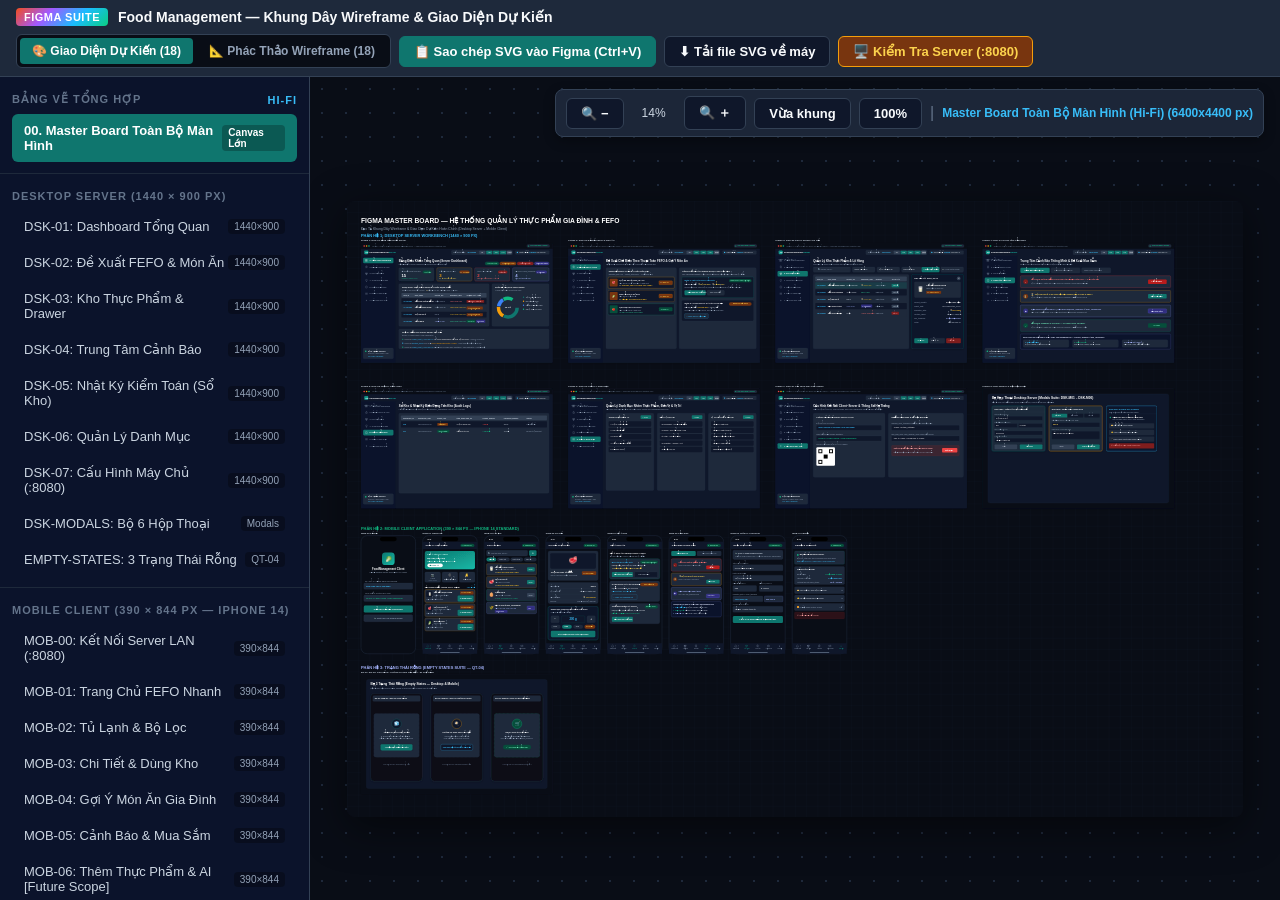
<file: Documents/figma/figma_canvas_viewer.html>
<!DOCTYPE html>
<html lang="vi">
<head>
  <meta charset="UTF-8">
  <meta name="viewport" content="width=device-width, initial-scale=1.0">
  <title>Figma Canvas — Bản Vẽ Phác Thảo Wireframe & Giao Diện Dự Kiến</title>
  <script src="figma_screens_data.js"></script>
  <style>
    :root {
      --bg-canvas: #090D16;
      --bg-panel: #1E293B;
      --bg-subtle: #0F172A;
      --border: #334155;
      --primary: #0F766E;
      --primary-hover: #14B8A6;
      --text: #F8FAFC;
      --text-muted: #94A3B8;
      --accent: #F59E0B;
    }
    * { box-sizing: border-box; margin: 0; padding: 0; }
    body {
      font-family: -apple-system, BlinkMacSystemFont, 'Segoe UI', Roboto, Helvetica, Arial, sans-serif;
      background: var(--bg-canvas);
      color: var(--text);
      display: flex;
      flex-direction: column;
      height: 100vh;
      overflow: hidden;
    }
    header {
      min-height: 56px;
      background: var(--bg-panel);
      border-bottom: 1px solid var(--border);
      display: flex;
      flex-wrap: wrap;
      align-items: center;
      justify-content: space-between;
      gap: 8px 16px;
      padding: 8px 16px;
      z-index: 10;
    }
    .brand {
      display: flex;
      align-items: center;
      gap: 10px;
      font-size: 14px;
      font-weight: 700;
      min-width: 0;
    }
    .figma-badge {
      background: linear-gradient(135deg, #F24E1E, #A259FF, #1ABCFE, #0ACF83);
      color: #FFF;
      font-size: 11px;
      font-weight: 800;
      padding: 3px 8px;
      border-radius: 4px;
      letter-spacing: 0.5px;
      flex-shrink: 0;
    }
    .header-actions {
      display: flex;
      flex-wrap: wrap;
      align-items: center;
      gap: 8px;
    }
    .tab-switch {
      display: flex;
      background: #090D16;
      border: 1px solid var(--border);
      border-radius: 6px;
      padding: 3px;
      gap: 4px;
    }
    .tab-btn {
      background: transparent;
      border: none;
      color: #94A3B8;
      padding: 6px 12px;
      font-size: 12px;
      font-weight: 600;
      border-radius: 4px;
      cursor: pointer;
      display: inline-flex;
      align-items: center;
      gap: 6px;
      transition: all 0.15s ease;
    }
    .tab-btn.active {
      background: var(--primary);
      color: #FFF;
    }
    .btn {
      background: var(--bg-subtle);
      border: 1px solid var(--border);
      color: var(--text);
      padding: 7px 14px;
      border-radius: 6px;
      font-size: 13px;
      font-weight: 600;
      cursor: pointer;
      display: inline-flex;
      align-items: center;
      gap: 6px;
      transition: all 0.15s ease;
      text-decoration: none;
    }
    .btn:hover { background: var(--border); }
    .btn-primary { background: var(--primary); border-color: var(--primary); color: #FFF; }
    .btn-primary:hover { background: var(--primary-hover); }
    .btn-accent { background: #78350F; border-color: var(--accent); color: #FCD34D; }

    .main-body {
      display: flex;
      flex: 1;
      min-height: 0;
      min-width: 0;
      overflow: hidden;
    }
    sidebar {
      width: 310px;
      flex-shrink: 0;
      background: #0B132B;
      border-right: 1px solid var(--border);
      overflow-y: auto;
      display: flex;
      flex-direction: column;
    }
    .sidebar-section {
      padding: 16px 12px 8px;
      border-bottom: 1px solid #1E293B;
    }
    .sidebar-title {
      font-size: 11px;
      font-weight: 700;
      letter-spacing: 1px;
      color: #64748B;
      margin-bottom: 8px;
      text-transform: uppercase;
      display: flex;
      align-items: center;
      justify-content: space-between;
    }
    .frame-item {
      padding: 9px 12px;
      border-radius: 6px;
      font-size: 13px;
      color: #CBD5E1;
      cursor: pointer;
      display: flex;
      align-items: center;
      justify-content: space-between;
      margin-bottom: 3px;
      transition: background 0.15s;
    }
    .frame-item:hover { background: #1E293B; color: #FFF; }
    .frame-item.active { background: var(--primary); color: #FFF; font-weight: 600; }
    .frame-badge {
      font-size: 10px;
      padding: 2px 6px;
      border-radius: 4px;
      background: rgba(0,0,0,0.3);
      color: #94A3B8;
    }
    .frame-item.active .frame-badge { color: #FFF; background: rgba(0,0,0,0.25); }

    .canvas-container {
      flex: 1;
      min-width: 0;
      min-height: 0;
      background: #090D16;
      background-image: radial-gradient(#1E293B 1px, transparent 1px);
      background-size: 24px 24px;
      display: flex;
      flex-direction: column;
      overflow: hidden;
      position: relative;
    }
    .canvas-toolbar {
      position: absolute;
      top: 12px;
      right: 16px;
      max-width: calc(100% - 32px);
      background: rgba(30, 41, 59, 0.94);
      backdrop-filter: blur(8px);
      border: 1px solid var(--border);
      border-radius: 8px;
      padding: 6px 10px;
      display: flex;
      flex-wrap: wrap;
      align-items: center;
      gap: 8px;
      z-index: 5;
      box-shadow: 0 4px 12px rgba(0,0,0,0.3);
    }
    .viewport-box {
      flex: 1;
      min-width: 0;
      min-height: 0;
      overflow: auto;
      display: flex;
      padding: 68px 28px 28px;
    }
    .artboard-stage {
      flex-shrink: 0;
      margin: auto;
      box-shadow: 0 10px 40px rgba(0,0,0,0.5);
      border-radius: 8px;
      overflow: hidden;
      display: block;
      line-height: 0;
    }
    .artboard-stage svg,
    .artboard-stage img {
      display: block;
      max-width: none;
    }
    .toast {
      position: fixed;
      bottom: 24px;
      right: 24px;
      background: #10B981;
      color: #FFF;
      font-size: 14px;
      font-weight: 600;
      padding: 12px 20px;
      border-radius: 8px;
      box-shadow: 0 6px 20px rgba(0,0,0,0.4);
      display: none;
      z-index: 100;
    }
  </style>
</head>
<body>

  <header>
    <div class="brand">
      <span class="figma-badge">FIGMA SUITE</span>
      <span>Food Management — Khung Dây Wireframe &amp; Giao Diện Dự Kiến</span>
    </div>

    <div class="header-actions">
      <div class="tab-switch">
        <button id="btnTabHifi" class="tab-btn active" onclick="switchSuiteMode('hifi')">
          🎨 Giao Diện Dự Kiến (18)
        </button>
        <button id="btnTabWf" class="tab-btn" onclick="switchSuiteMode('wireframe')">
          📐 Phác Thảo Wireframe (18)
        </button>
      </div>

      <button class="btn btn-primary" onclick="copySvgToClipboard()">
        📋 Sao chép SVG vào Figma (Ctrl+V)
      </button>

      <button class="btn" onclick="downloadSvgBlob()">
        ⬇ Tải file SVG về máy
      </button>

      <a class="btn btn-accent" href="http://localhost:8080/api/status" target="_blank" title="Kiểm tra trạng thái TCP Server :8080">
        🖥️ Kiểm Tra Server (:8080)
      </a>
    </div>
  </header>

  <div class="main-body">
    <sidebar id="sidebarNav">
      <!-- Injected dynamically based on Suite Mode -->
    </sidebar>

    <div class="canvas-container">
      <div class="canvas-toolbar">
        <button class="btn" onclick="zoom(-0.05)">🔍 −</button>
        <span id="zoomLabel" style="font-size:12px;color:#CBD5E1;min-width:44px;text-align:center;">100%</span>
        <button class="btn" onclick="zoom(0.05)">🔍 ＋</button>
        <button class="btn" onclick="fitToViewport()">Vừa khung</button>
        <button class="btn" onclick="resetZoom()">100%</button>
        <span style="color:#64748B;">|</span>
        <span id="currentFrameMeta" style="font-size:12px;color:#38BDF8;font-weight:600;">Master Board (6400 × 4400 px)</span>
      </div>

      <div class="viewport-box" id="viewportBox">
        <div class="artboard-stage" id="artboardStage">
          <!-- SVG injected here -->
        </div>
      </div>
    </div>
  </div>

  <div class="toast" id="toast">✔ Thông báo</div>

  <script>
    let currentSuiteMode = 'hifi'; // 'hifi' or 'wireframe'
    let currentSvgPath = 'master/00_FIGMA_MASTER_BOARD_ALL_SCREENS.svg';
    let currentScale = 0.22;
    let currentWidth = 6400;
    let currentHeight = 4400;

    const HIFI_LIST = {
      master: [
        { path: 'master/00_FIGMA_MASTER_BOARD_ALL_SCREENS.svg', title: '00. Master Board Toàn Bộ Màn Hình', dim: '6400x4400', badge: 'Canvas Lớn' }
      ],
      desktop: [
        { path: 'desktop/DSK-01_Dashboard_Server.svg', title: 'DSK-01: Dashboard Tổng Quan', dim: '1440x900', badge: '1440×900' },
        { path: 'desktop/DSK-02_FEFO_Recommendations.svg', title: 'DSK-02: Đề Xuất FEFO & Món Ăn', dim: '1440x900', badge: '1440×900' },
        { path: 'desktop/DSK-03_Inventory_Management.svg', title: 'DSK-03: Kho Thực Phẩm & Drawer', dim: '1440x900', badge: '1440×900' },
        { path: 'desktop/DSK-04_Alerts_Center.svg', title: 'DSK-04: Trung Tâm Cảnh Báo', dim: '1440x900', badge: '1440×900' },
        { path: 'desktop/DSK-05_Audit_Logs.svg', title: 'DSK-05: Nhật Ký Kiểm Toán (Sổ Kho)', dim: '1440x900', badge: '1440×900' },
        { path: 'desktop/DSK-06_Catalog_Management.svg', title: 'DSK-06: Quản Lý Danh Mục', dim: '1440x900', badge: '1440×900' },
        { path: 'desktop/DSK-07_Settings_Configuration.svg', title: 'DSK-07: Cấu Hình Máy Chủ (:8080)', dim: '1440x900', badge: '1440×900' },
        { path: 'desktop/DSK-MODALS_Suite.svg', title: 'DSK-MODALS: Bộ 6 Hộp Thoại', dim: '1440x900', badge: 'Modals' },
        { path: 'desktop/EMPTY-STATES_Suite.svg', title: 'EMPTY-STATES: 3 Trạng Thái Rỗng', dim: '1440x900', badge: 'QT-04' }
      ],
      mobile: [
        { path: 'mobile/MOB-00_Connect_PIN.svg', title: 'MOB-00: Kết Nối Server LAN (:8080)', dim: '390x844', badge: '390×844' },
        { path: 'mobile/MOB-01_Home_FEFO.svg', title: 'MOB-01: Trang Chủ FEFO Nhanh', dim: '390x844', badge: '390×844' },
        { path: 'mobile/MOB-02_Inventory_Search_Filter.svg', title: 'MOB-02: Tủ Lạnh & Bộ Lọc', dim: '390x844', badge: '390×844' },
        { path: 'mobile/MOB-03_Food_Detail_Actions.svg', title: 'MOB-03: Chi Tiết & Dùng Kho', dim: '390x844', badge: '390×844' },
        { path: 'mobile/MOB-04_Recipes_Cook.svg', title: 'MOB-04: Gợi Ý Món Ăn Gia Đình', dim: '390x844', badge: '390×844' },
        { path: 'mobile/MOB-05_Alerts_Shopping_List.svg', title: 'MOB-05: Cảnh Báo & Mua Sắm', dim: '390x844', badge: '390×844' },
        { path: 'mobile/MOB-06_Add_Food_AI_Scan.svg', title: 'MOB-06: Thêm Thực Phẩm & AI [Future Scope]', dim: '390x844', badge: '390×844' },
        { path: 'mobile/MOB-07_Stats_Logs_Settings.svg', title: 'MOB-07: Cài Đặt & Thống Kê', dim: '390x844', badge: '390×844' }
      ]
    };

    const WIREFRAME_LIST = {
      master: [
        { path: 'wireframe/master/00_FIGMA_MASTER_BOARD_WIREFRAMES.svg', title: '00. Master Board Khung Dây Wireframe', dim: '6400x4400', badge: 'Blueprint' }
      ],
      desktop: [
        { path: 'wireframe/desktop/WF-DSK-01_Dashboard_Server.svg', title: 'WF-01: Dashboard Server (Khung dây)', dim: '1440x900', badge: 'Wireframe' },
        { path: 'wireframe/desktop/WF-DSK-02_FEFO_Recommendations.svg', title: 'WF-02: Đề Xuất FEFO & Món (Khung dây)', dim: '1440x900', badge: 'Wireframe' },
        { path: 'wireframe/desktop/WF-DSK-03_Inventory_Management.svg', title: 'WF-03: Kho & Drawer (Khung dây)', dim: '1440x900', badge: 'Wireframe' },
        { path: 'wireframe/desktop/WF-DSK-04_Alerts_Center.svg', title: 'WF-04: Trung Tâm Cảnh Báo (Khung dây)', dim: '1440x900', badge: 'Wireframe' },
        { path: 'wireframe/desktop/WF-DSK-05_Audit_Logs.svg', title: 'WF-05: Nhật Ký Kiểm Toán (Khung dây)', dim: '1440x900', badge: 'Wireframe' },
        { path: 'wireframe/desktop/WF-DSK-06_Catalog_Management.svg', title: 'WF-06: Quản Lý Danh Mục (Khung dây)', dim: '1440x900', badge: 'Wireframe' },
        { path: 'wireframe/desktop/WF-DSK-07_Settings_Configuration.svg', title: 'WF-07: Cấu Hình Máy Chủ (Khung dây)', dim: '1440x900', badge: 'Wireframe' },
        { path: 'wireframe/desktop/WF-DSK-MODALS_Suite.svg', title: 'WF-08: Bộ 6 Hộp Thoại (Khung dây)', dim: '1440x900', badge: 'Wireframe' },
        { path: 'wireframe/desktop/WF-EMPTY-STATES_Suite.svg', title: 'WF-EMPTY: 3 Trạng Thái Rỗng (Khung dây)', dim: '1440x900', badge: 'Wireframe' }
      ],
      mobile: [
        { path: 'wireframe/mobile/WF-MOB-00_Connect_PIN.svg', title: 'WF-M00: Kết Nối Server LAN (:8080) (Khung dây)', dim: '390x844', badge: 'Wireframe' },
        { path: 'wireframe/mobile/WF-MOB-01_Home_FEFO.svg', title: 'WF-M01: Trang Chủ FEFO (Khung dây)', dim: '390x844', badge: 'Wireframe' },
        { path: 'wireframe/mobile/WF-MOB-02_Inventory_Search_Filter.svg', title: 'WF-M02: Tủ Lạnh & Bộ Lọc (Khung dây)', dim: '390x844', badge: 'Wireframe' },
        { path: 'wireframe/mobile/WF-MOB-03_Food_Detail_Actions.svg', title: 'WF-M03: Chi Tiết & Dùng Kho (Khung dây)', dim: '390x844', badge: 'Wireframe' },
        { path: 'wireframe/mobile/WF-MOB-04_Recipes_Cook.svg', title: 'WF-M04: Gợi Ý Món Ăn (Khung dây)', dim: '390x844', badge: 'Wireframe' },
        { path: 'wireframe/mobile/WF-MOB-05_Alerts_Shopping_List.svg', title: 'WF-M05: Cảnh Báo & Mua Sắm (Khung dây)', dim: '390x844', badge: 'Wireframe' },
        { path: 'wireframe/mobile/WF-MOB-06_Add_Food_AI_Scan.svg', title: 'WF-M06: Thêm Thực Phẩm & AI [Future Scope]', dim: '390x844', badge: 'Wireframe' },
        { path: 'wireframe/mobile/WF-MOB-07_Stats_Logs_Settings.svg', title: 'WF-M07: Cài Đặt & Thống Kê (Khung dây)', dim: '390x844', badge: 'Wireframe' }
      ]
    };

    function renderSidebar() {
      const data = currentSuiteMode === 'hifi' ? HIFI_LIST : WIREFRAME_LIST;
      const sidebar = document.getElementById('sidebarNav');
      
      let html = `
        <div class="sidebar-section">
          <div class="sidebar-title">
            <span>BẢNG VẼ TỔNG HỢP</span>
            <span style="color:#38BDF8;">${currentSuiteMode === 'hifi' ? 'HI-FI' : 'WIREFRAME'}</span>
          </div>
          ${data.master.map(item => `
            <div class="frame-item ${item.path === currentSvgPath ? 'active' : ''}" onclick="loadFrame('${item.path}', '${item.title}', '${item.dim}')">
              <span>${item.title}</span>
              <span class="frame-badge">${item.badge}</span>
            </div>
          `).join('')}
        </div>

        <div class="sidebar-section">
          <div class="sidebar-title">DESKTOP SERVER (1440 × 900 PX)</div>
          ${data.desktop.map(item => `
            <div class="frame-item ${item.path === currentSvgPath ? 'active' : ''}" onclick="loadFrame('${item.path}', '${item.title}', '${item.dim}')">
              <span>${item.title}</span>
              <span class="frame-badge">${item.badge}</span>
            </div>
          `).join('')}
        </div>

        <div class="sidebar-section">
          <div class="sidebar-title">MOBILE CLIENT (390 × 844 PX — IPHONE 14)</div>
          ${data.mobile.map(item => `
            <div class="frame-item ${item.path === currentSvgPath ? 'active' : ''}" onclick="loadFrame('${item.path}', '${item.title}', '${item.dim}')">
              <span>${item.title}</span>
              <span class="frame-badge">${item.badge}</span>
            </div>
          `).join('')}
        </div>
      `;
      sidebar.innerHTML = html;
    }

    function switchSuiteMode(mode) {
      currentSuiteMode = mode;
      document.getElementById('btnTabHifi').classList.toggle('active', mode === 'hifi');
      document.getElementById('btnTabWf').classList.toggle('active', mode === 'wireframe');

      if (mode === 'hifi') {
        currentSvgPath = 'master/00_FIGMA_MASTER_BOARD_ALL_SCREENS.svg';
        loadFrame(currentSvgPath, 'Master Board: Toàn Bộ Màn Hình (Hi-Fi)', '6400x4400');
      } else {
        currentSvgPath = 'wireframe/master/00_FIGMA_MASTER_BOARD_WIREFRAMES.svg';
        loadFrame(currentSvgPath, 'Master Board: Phác Thảo Khung Dây (Wireframe)', '6400x4400');
      }
      renderSidebar();
    }

    function loadFrame(svgPath, title, dim) {
      currentSvgPath = svgPath;
      const stage = document.getElementById('artboardStage');
      const parts = String(dim || '1440x900').split('x').map(Number);
      currentWidth = parts[0] || 1440;
      currentHeight = parts[1] || 900;

      document.getElementById('currentFrameMeta').textContent = title + ' (' + dim + ' px)';

      // Update sidebar active class
      document.querySelectorAll('.frame-item').forEach(el => el.classList.remove('active'));
      const activeItem = Array.from(document.querySelectorAll('.frame-item')).find(el => el.getAttribute('onclick')?.includes(svgPath));
      if (activeItem) activeItem.classList.add('active');

      // Load SVG from embedded bundle
      const svgContent = window.FIGMA_SCREENS && window.FIGMA_SCREENS[svgPath];
      if (svgContent) {
        stage.innerHTML = svgContent;
      } else {
        stage.innerHTML = `<img src="${svgPath}" alt="Figma Frame Preview" style="display:block;max-width:none;" onerror="this.parentElement.innerHTML='<div style=\\\'padding:40px;color:#F87171;text-align:center;\\\'>Không thể tải: ${svgPath}</div>';" />`;
      }

      fitToViewport();
    }

    function fitToViewport() {
      const box = document.getElementById('viewportBox');
      const availW = Math.max(320, (box?.clientWidth || 1000) - 72);
      const availH = Math.max(240, (box?.clientHeight || 700) - 104);
      const fitScale = Math.min(availW / currentWidth, availH / currentHeight, 1.0);
      currentScale = Math.max(0.08, Math.round(fitScale * 100) / 100);
      applyZoom();
    }

    function zoom(delta) {
      currentScale = Math.max(0.08, Math.min(3.0, Math.round((currentScale + delta) * 100) / 100));
      applyZoom();
    }

    function resetZoom() {
      currentScale = 1.0;
      applyZoom();
    }

    function applyZoom() {
      const stage = document.getElementById('artboardStage');
      const scaledW = Math.max(1, Math.round(currentWidth * currentScale));
      const scaledH = Math.max(1, Math.round(currentHeight * currentScale));
      stage.style.width = scaledW + 'px';
      stage.style.height = scaledH + 'px';
      const el = stage.querySelector('svg, img');
      if (el) {
        el.setAttribute('width', String(scaledW));
        el.setAttribute('height', String(scaledH));
        el.style.width = scaledW + 'px';
        el.style.height = scaledH + 'px';
      }
      document.getElementById('zoomLabel').textContent = Math.round(currentScale * 100) + '%';
    }

    async function copySvgToClipboard() {
      const svgText = window.FIGMA_SCREENS && window.FIGMA_SCREENS[currentSvgPath];
      if (!svgText) {
        showToast('Chưa có dữ liệu SVG để sao chép.');
        return;
      }

      const fileName = currentSvgPath.split('/').pop();

      try {
        await navigator.clipboard.writeText(svgText);
        showToast('✔ Đã sao chép mã SVG [' + fileName + ']! Mở Figma và bấm Ctrl + V để dán.');
      } catch (err) {
        // Fallback via textarea for file:// or unpermitted clipboard access
        const ta = document.createElement('textarea');
        ta.value = svgText;
        ta.style.position = 'fixed';
        ta.style.opacity = '0';
        document.body.appendChild(ta);
        ta.focus();
        ta.select();
        document.execCommand('copy');
        document.body.removeChild(ta);
        showToast('✔ Đã sao chép mã SVG [' + fileName + ']! Mở Figma và bấm Ctrl + V để dán.');
      }
    }

    function downloadSvgBlob() {
      const svgText = window.FIGMA_SCREENS && window.FIGMA_SCREENS[currentSvgPath];
      const fileName = currentSvgPath.split('/').pop();

      if (!svgText) {
        // Direct link fallback
        const a = document.createElement('a');
        a.href = currentSvgPath;
        a.download = fileName;
        a.click();
        return;
      }

      const blob = new Blob([svgText], { type: 'image/svg+xml;charset=utf-8' });
      const url = URL.createObjectURL(blob);
      const a = document.createElement('a');
      a.href = url;
      a.download = fileName;
      document.body.appendChild(a);
      a.click();
      document.body.removeChild(a);
      setTimeout(() => URL.revokeObjectURL(url), 1000);
      showToast('✔ Đã tải file: ' + fileName + ' về máy của bạn!');
    }

    function showToast(msg) {
      const t = document.getElementById('toast');
      t.textContent = msg;
      t.style.display = 'block';
      setTimeout(() => { t.style.display = 'none'; }, 4000);
    }

    // Initialize
    renderSidebar();
    loadFrame(currentSvgPath, 'Master Board Toàn Bộ Màn Hình (Hi-Fi)', '6400x4400');
  </script>
</body>
</html>
</file>
